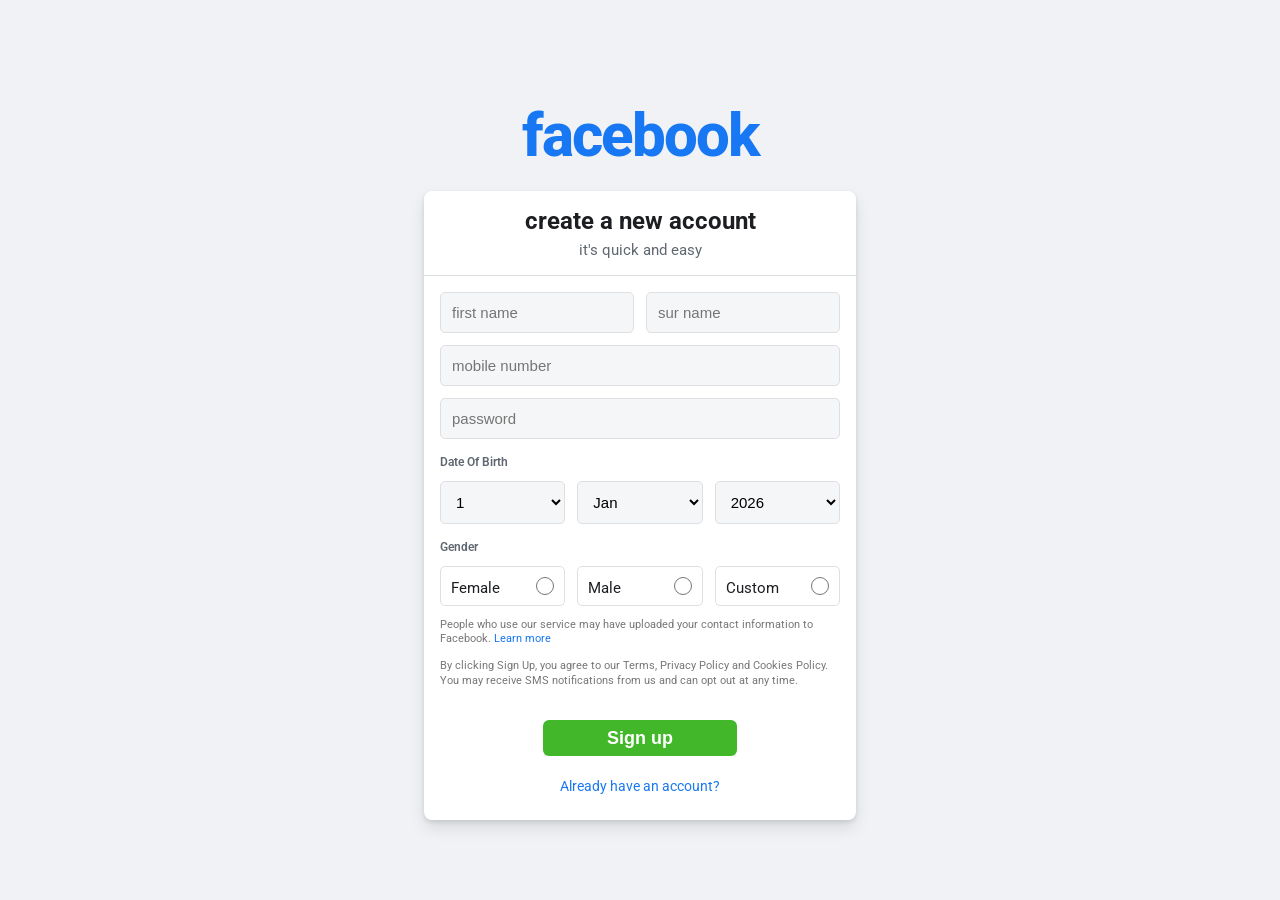
<file: index.html>
<!DOCTYPE html>
<html lang="en">

<head>
    <meta charset="UTF-8">
    <meta name="viewport" content="width=device-width, initial-scale=1.0">
    <title>facebook-signup</title>
    <link rel="preconnect" href="https://fonts.googleapis.com">
    <link rel="preconnect" href="https://fonts.gstatic.com" crossorigin>
    <link href="https://fonts.googleapis.com/css2?family=Roboto:ital,wght@0,100..900;1,100..900&display=swap"
        rel="stylesheet">
    <link rel="stylesheet" href="./styles.css" />
</head>

<body>
    <div class="main-div">
        <h1 id="logo">facebook</h1>
        <form>
            <div class="signup-form">
                <div class="form-heading">
                    <h2> create a new account</h2>
                    <p>it's quick and easy</p>
                </div>
                <div class="input-fields">
                    <div class="row">
                        <div class="half-width">
                            <input type="text" placeholder="first name" />
                        </div>
                        <div class="half-width">
                            <input type="text" placeholder="sur name" />
                        </div>
                    </div>
                    <div class="full-width">
                        <input type="text" placeholder="mobile number" />
                    </div>
                    <div class="full-width">
                        <input type="password" placeholder="password" />
                    </div>
                    <label>Date Of Birth</label>
                    <div class="dob-div">
                        <div class="quat-width">
                            <select id="day">
                                <option value="1">1</option>
                                <option value="2">2</option>
                                <option value="3">3</option>
                                <option value="4">4</option>
                                <option value="5">5</option>
                                <option value="6">6</option>
                                <option value="7">7</option>
                                <option value="8">8</option>
                                <option value="9">9</option>
                                <option value="10">10</option>
                                <option value="11">11</option>
                                <option value="12">12</option>
                                <option value="13">13</option>
                                <option value="14">14</option>
                                <option value="15">15</option>
                                <option value="16">16</option>
                                <option value="17">17</option>
                                <option value="18">18</option>
                                <option value="19">19</option>
                                <option value="20">20</option>
                                <option value="21">21</option>
                                <option value="22">22</option>
                                <option value="23">23</option>
                                <option value="24">24</option>
                                <option value="25">25</option>
                                <option value="26">26</option>
                                <option value="27">27</option>
                                <option value="28">28</option>
                                <option value="29">29</option>
                                <option value="30">30</option>
                                <option value="31">31</option>
                            </select>
                        </div>
                        <div class="quat-width">
                            <select id="month">
                                <option value="1">Jan</option>
                                <option value="2">Feb</option>
                                <option value="3">Mar</option>
                                <option value="4">Apr</option>
                                <option value="5">May</option>
                                <option value="6">Jun</option>
                                <option value="7">Jul</option>
                                <option value="8">Aug</option>
                                <option value="9">Sep</option>
                                <option value="10">Oct</option>
                                <option value="11">Nov</option>
                                <option value="12">Dec</option>
                            </select>
                        </div>
                        <div class="quat-width">
                            <select id="year">
                                <option value="2026">2026</option>
                                <option value="2025">2025</option>
                                <option value="2024">2024</option>
                                <option value="2023">2023</option>
                                <option value="2022">2022</option>
                                <option value="2021">2021</option>
                                <option value="2020">2020</option>
                                <option value="2019">2019</option>
                                <option value="2018">2018</option>
                                <option value="2017">2017</option>
                                <option value="2016">2016</option>
                                <option value="2015">2015</option>
                                <option value="2014">2014</option>
                                <option value="2013">2013</option>
                                <option value="2012">2012</option>
                                <option value="2011">2011</option>
                                <option value="2010">2010</option>
                                <option value="2009">2009</option>
                                <option value="2008">2008</option>
                                <option value="2007">2007</option>
                                <option value="2006">2006</option>
                                <option value="2005">2005</option>
                                <option value="2004">2004</option>
                                <option value="2003">2003</option>
                                <option value="2002">2002</option>
                                <option value="2001">2001</option>
                                <option value="2000">2000</option>
                                <option value="1999">1999</option>
                                <option value="1998">1998</option>
                                <option value="1997">1997</option>
                                <option value="1996">1996</option>
                                <option value="1995">1995</option>
                                <option value="1994">1994</option>
                                <option value="1993">1993</option>
                                <option value="1992">1992</option>
                                <option value="1991">1991</option>
                                <option value="1990">1990</option>
                                <option value="1989">1989</option>
                                <option value="1988">1988</option>
                                <option value="1987">1987</option>
                                <option value="1986">1986</option>
                                <option value="1985">1985</option>
                                <option value="1984">1984</option>
                                <option value="1983">1983</option>
                                <option value="1982">1982</option>
                                <option value="1981">1981</option>
                                <option value="1980">1980</option>
                                <option value="1979">1979</option>
                                <option value="1978">1978</option>
                                <option value="1977">1977</option>
                                <option value="1976">1976</option>
                                <option value="1975">1975</option>
                                <option value="1974">1974</option>
                                <option value="1973">1973</option>
                                <option value="1972">1972</option>
                                <option value="1971">1971</option>
                                <option value="1970">1970</option>
                                <option value="1969">1969</option>
                                <option value="1968">1968</option>
                                <option value="1967">1967</option>
                                <option value="1966">1966</option>
                                <option value="1965">1965</option>
                                <option value="1964">1964</option>
                                <option value="1963">1963</option>
                                <option value="1962">1962</option>
                                <option value="1961">1961</option>
                                <option value="1960">1960</option>
                                <option value="1959">1959</option>
                                <option value="1958">1958</option>
                                <option value="1957">1957</option>
                                <option value="1956">1956</option>
                                <option value="1955">1955</option>
                                <option value="1954">1954</option>
                                <option value="1953">1953</option>
                                <option value="1952">1952</option>
                                <option value="1951">1951</option>
                                <option value="1950">1950</option>
                                <option value="1949">1949</option>
                                <option value="1948">1948</option>
                                <option value="1947">1947</option>
                                <option value="1946">1946</option>
                                <option value="1945">1945</option>
                                <option value="1944">1944</option>
                                <option value="1943">1943</option>
                                <option value="1942">1942</option>
                                <option value="1941">1941</option>
                                <option value="1940">1940</option>
                                <option value="1939">1939</option>
                                <option value="1938">1938</option>
                                <option value="1937">1937</option>
                                <option value="1936">1936</option>
                                <option value="1935">1935</option>
                                <option value="1934">1934</option>
                                <option value="1933">1933</option>
                                <option value="1932">1932</option>
                                <option value="1931">1931</option>
                                <option value="1930">1930</option>
                                <option value="1929">1929</option>
                                <option value="1928">1928</option>
                                <option value="1927">1927</option>
                                <option value="1926">1926</option>
                                <option value="1925">1925</option>
                                <option value="1924">1924</option>
                                <option value="1923">1923</option>
                                <option value="1922">1922</option>
                                <option value="1921">1921</option>
                                <option value="1920">1920</option>
                                <option value="1919">1919</option>
                                <option value="1918">1918</option>
                                <option value="1917">1917</option>
                                <option value="1916">1916</option>
                                <option value="1915">1915</option>
                                <option value="1914">1914</option>
                                <option value="1913">1913</option>
                                <option value="1912">1912</option>
                                <option value="1911">1911</option>
                                <option value="1910">1910</option>
                                <option value="1909">1909</option>
                                <option value="1908">1908</option>
                                <option value="1907">1907</option>
                                <option value="1906">1906</option>
                                <option value="1905">1905</option>
                            </select>
                        </div>
                    </div>
                    <label>Gender</label>
                    <div class="dob-div">
                        <div class="quat-width">
                            <div class="radio-div">
                                <label class="radio-label">Female</label>
                                <input type="radio" name="gender" value="female" class="radio-input" />
                            </div>
                        </div>
                        <div class="quat-width">
                            <div class="radio-div">
                                <label class="radio-label">Male</label>
                                <input type="radio" name="gender" value="male" class="radio-input" />
                            </div>
                        </div>
                        <div class="quat-width">
                            <div class="radio-div">
                                <label class="radio-label">Custom</label>
                                <input type="radio" name="gender" value="custom" class="radio-input" />
                            </div>
                        </div>
                    </div>
                    <small>People who use our service may have uploaded your contact information to Facebook. <a
                            href="https://www.facebook.com/help/637205020878504">Learn more</a>
                    </small>
                    <small>By clicking Sign Up, you agree to our Terms, Privacy Policy and Cookies Policy. You may
                        receive SMS notifications from us and can opt out at any time.
                    </small>
                    <div class="button-div">
                        <button class="sign-btn">Sign up</button>
                    </div>
                    <div class="account-div">
                        <a href="https://www.facebook.com/login/">Already have an account?</a>
                    </div>
                </div>
        </form>
    </div>
</body>

</html>
</file>
<file: styles.css>
body {
    margin: 0;
    font-family: "Roboto", sans-serif;
    display: flex;
    justify-content: center;
    align-items: center;
    min-height: 100vh;
    background-color: #f0f2f5;
}

h1,
h2,
p {
    margin: 0;
}

.main-div {
    display: flex;
    flex-direction: column;
    align-items: center;
    width: 100%;
}

#logo {
    font-size: 60px;
    font-weight: 800;
    color: #1877f2;
    padding: 20px 0;
    letter-spacing: -2px;
}

.signup-form {
    background-color: #fff;
    width: 100%;
    max-width: 432px;
    border-radius: 8px;
    box-shadow: 0 2px 4px rgba(0, 0, 0, 0.1), 0 8px 16px rgba(0, 0, 0, 0.1);
    padding: 0;
    box-sizing: border-box;
}

@media (max-width: 480px) {
    body {
        padding: 20px 10px;
        align-items: flex-start;
    }

    #logo {
        font-size: 40px;
        padding: 10px 0;
    }

    .signup-form {
        margin: 0 auto;
    }

    .form-heading h2 {
        font-size: 20px;
    }

    .row,
    .dob-div {
        flex-direction: column;
        gap: 12px;
    }

    .half-width,
    .quat-width {
        width: 100%;
    }

    .radio-div {
        padding: 10px;
    }
}

@media (max-width: 360px) {
    #logo {
        font-size: 32px;
    }

    .form-heading h2 {
        font-size: 18px;
    }

    p {
        font-size: 14px;
    }

    .sign-btn {
        width: 100%;
        padding: 0;
    }
}

.form-heading {
    display: flex;
    flex-direction: column;
    align-items: center;
    padding: 16px;
    border-bottom: 1px solid #dddfe2;
}

h2 {
    padding-bottom: 6px;
    font-size: 24px;
    color: #1c1e21;
}

p {
    color: #606770;
    font-size: 15px;
}

.input-fields {
    padding: 16px;
    display: flex;
    flex-direction: column;
    gap: 12px;
}

.row {
    display: flex;
    gap: 12px;
    width: 100%;
}

input,
select {
    padding: 11px;
    border: 1px solid #dddfe2;
    border-radius: 5px;
    width: 100%;
    font-size: 15px;
    background-color: #f5f6f7;
    transition: border-color 0.2s, box-shadow 0.2s;
    box-sizing: border-box;
}

input:focus,
select:focus {
    border-color: #1877f2;
    outline: none;
    box-shadow: 0 0 0 2px #e7f3ff;
}

.half-width {
    flex: 1;
}

.full-width {
    width: 100%;
}

label {
    font-size: 12px;
    font-weight: 600;
    color: #606770;
    margin-top: 4px;
    display: flex;
}

.dob-div {
    display: flex;
    gap: 12px;
    width: 100%;
}

.quat-width {
    flex: 1;
}

.radio-div {
    border: 1px solid #dddfe2;
    border-radius: 5px;
    padding: 8px 10px;
    display: flex;
    align-items: center;
    justify-content: space-between;
    cursor: pointer;
    background-color: #fff;
    transition: background-color 0.2s;
    box-sizing: border-box;
    width: 100%;
}

.radio-div:hover {
    background-color: #f5f6f7;
}

.radio-label {
    font-size: 15px;
    font-weight: normal;
    color: #1c1e21;
}

.radio-input {
    margin: 0;
    width: 18px;
    height: 18px;
}

small {
    font-size: 11px;
    color: #777;
    line-height: 1.34;
}

a {
    text-decoration: none;
    color: #1877f2;
}

a:hover {
    text-decoration: underline;
}

.button-div {
    padding: 20px 0 10px 0;
    display: flex;
    justify-content: center;
}

.sign-btn {
    border: none;
    background-color: #42b72a;
    color: #fff;
    padding: 0 64px;
    height: 36px;
    border-radius: 6px;
    font-size: 18px;
    font-weight: 700;
    cursor: pointer;
    transition: background-color 0.2s;
}

.sign-btn:hover {
    background-color: #36a420;
}

.account-div {
    display: flex;
    justify-content: center;
    padding-bottom: 10px;
}

.account-div a {
    font-size: 14px;
}
</file>
